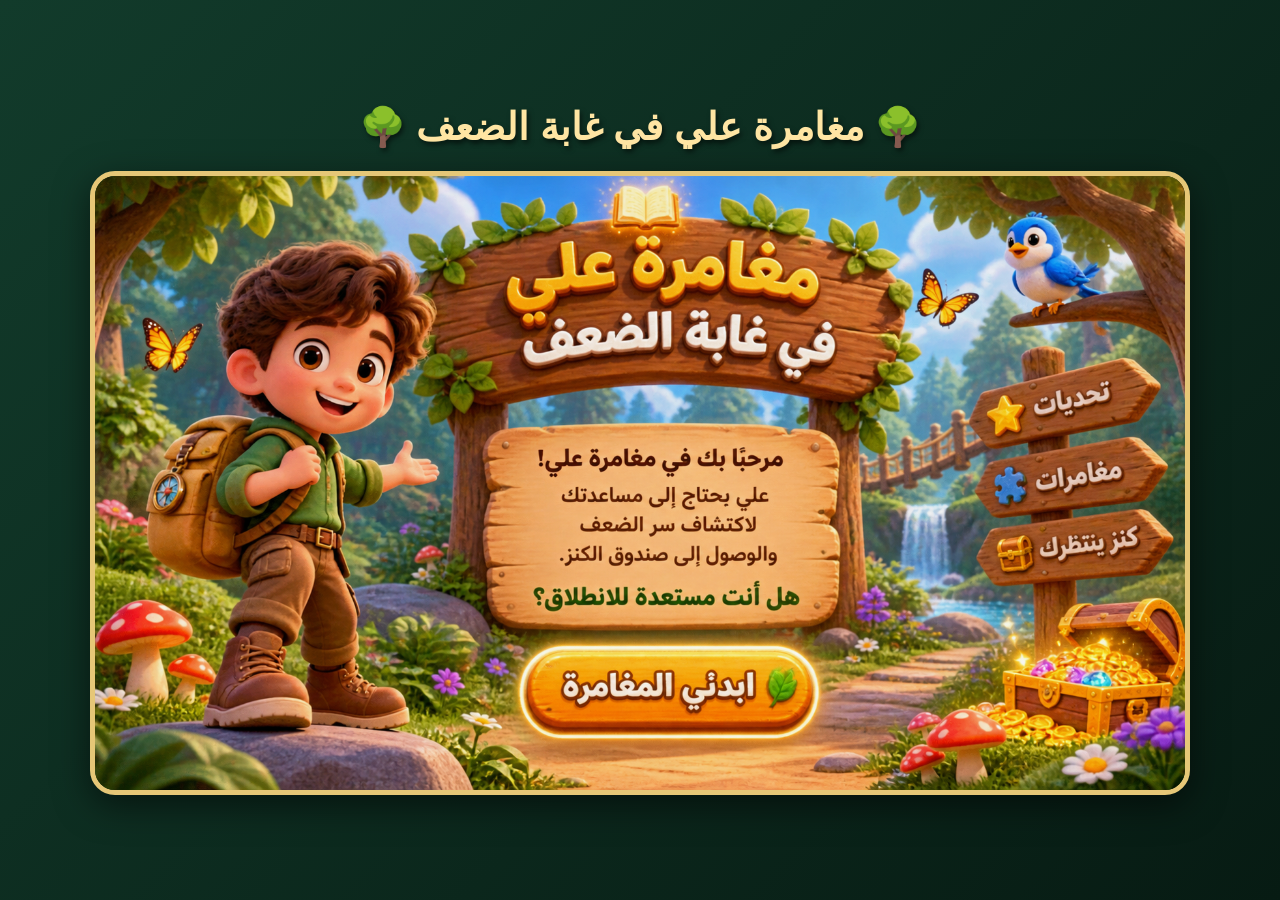
<file: index.html>
<!DOCTYPE html>
<html lang="ar" dir="rtl">
<head>
    <meta charset="UTF-8">
    <meta name="viewport" content="width=device-width, initial-scale=1.0">
    <title>مغامرة علي في غابة الضعف</title>

    <style>
        * {
            box-sizing: border-box;
        }

        body {
            margin: 0;
            min-height: 100vh;
            display: flex;
            justify-content: center;
            align-items: center;
            padding: 20px;
            background: linear-gradient(135deg, #123b2b, #071b13);
            font-family: Tahoma, Arial, sans-serif;
        }

        .container {
            width: 100%;
            max-width: 1100px;
            text-align: center;
        }

        h1 {
            color: #ffe5a3;
            font-size: clamp(24px, 4vw, 38px);
            margin: 0 0 22px;
            text-shadow: 2px 3px 5px #0008;
        }

        .cover-container {
            position: relative;
            width: 100%;
            overflow: hidden;
            border: 5px solid #e6c777;
            border-radius: 25px;
            box-shadow: 0 10px 35px #0008;
        }

        .cover-container img {
            width: 100%;
            display: block;
            height: auto;
        }

        .image-button {
            position: absolute;
            left: 50%;
            bottom: 7%;
            transform: translateX(-50%);
            width: 30%;
            height: 13%;
            min-width: 130px;
            border-radius: 50px;
            cursor: pointer;
            background: transparent;
        }

        .image-button:focus-visible {
            outline: 4px solid white;
            outline-offset: 4px;
        }

        @media (max-width: 600px) {
            body {
                padding: 10px;
            }

            .cover-container {
                border-width: 3px;
                border-radius: 15px;
            }

            .image-button {
                bottom: 6%;
                height: 14%;
                width: 38%;
            }
        }
    </style>
</head>

<body>

    <div class="container">

        <h1>🌳 مغامرة علي في غابة الضعف 🌳</h1>

        <div class="cover-container">

            <img src="./forest-cover.png" alt="مغامرة علي في الغابة">

            <a
                href="forest.html"
                class="image-button"
                aria-label="ابدئي المغامرة"
                title="ابدئي المغامرة">
            </a>

        </div>

    </div>

</body>
</html>
</file>
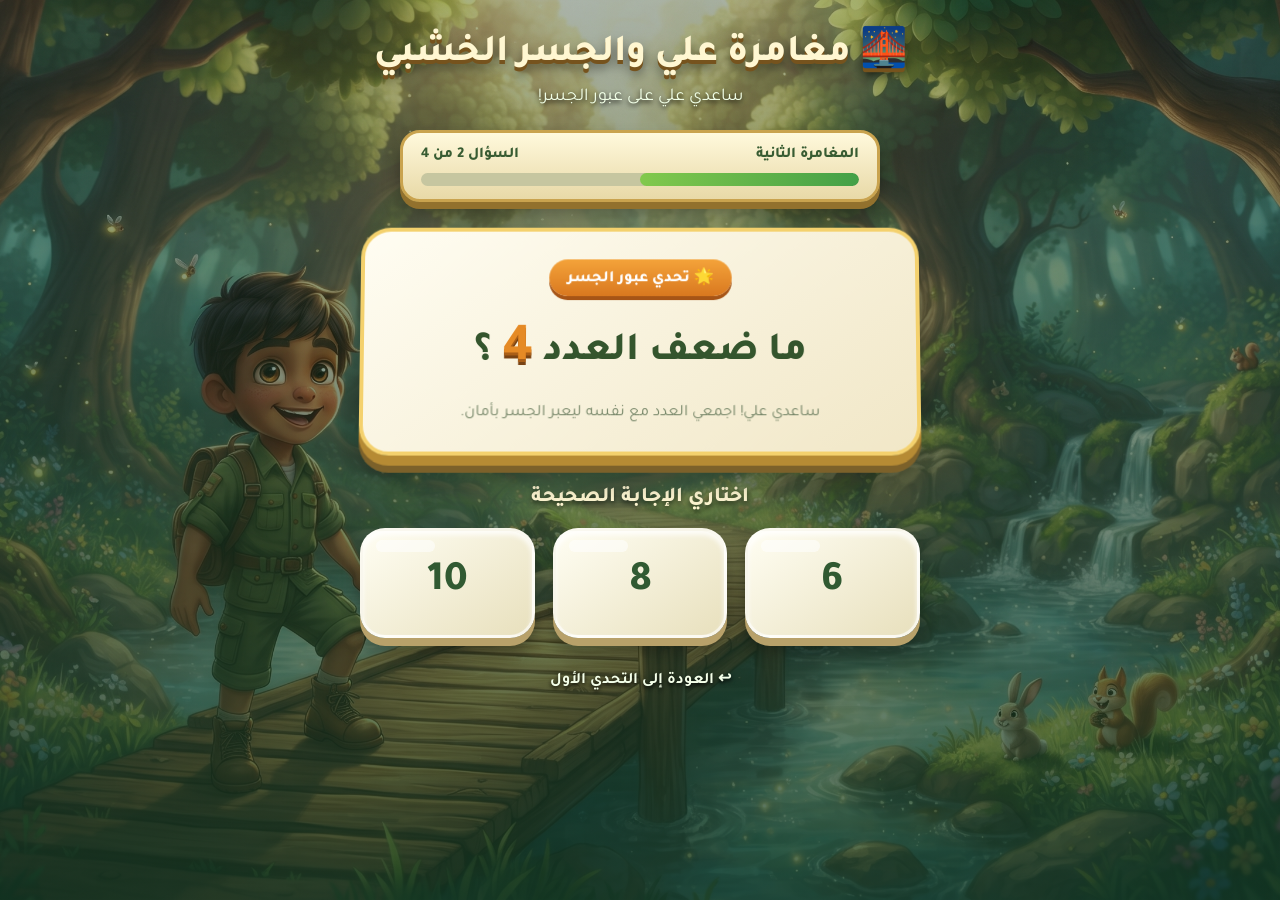
<file: bridge.html>
<!DOCTYPE html>
<html lang="ar" dir="rtl">
<head>
<meta charset="UTF-8">
<meta name="viewport" content="width=device-width, initial-scale=1.0">
<title>الجسر الخشبي | مغامرة علي</title>

<style>
@import url('https://fonts.googleapis.com/css2?family=Tajawal:wght@400;500;700;800&display=swap');

* {
    box-sizing: border-box;
    font-family: 'Tajawal', sans-serif;
}

body {
    margin: 0;
    min-height: 100vh;
    overflow-x: hidden;
    color: white;
    background: #205238;
}

.forest-background {
    position: fixed;
    inset: 0;
    z-index: -2;
    background-image: url('./bridge-scene.png');
    background-size: cover;
    background-position: center;
    background-repeat: no-repeat;
}

.forest-overlay {
    position: fixed;
    inset: 0;
    z-index: -1;
    background: linear-gradient(
        180deg,
        rgba(12, 43, 24, 0.35),
        rgba(15, 55, 30, 0.72)
    );
}

.game-container {
    width: min(92%, 720px);
    margin: auto;
    padding: 25px 0 45px;
    text-align: center;
}

.game-title {
    margin: 0 0 8px;
    font-size: clamp(25px, 5vw, 38px);
    font-weight: 800;
    color: #fff7d2;
    text-shadow: 0 4px 0 #76531d, 0 7px 12px #0008;
}

.game-subtitle {
    margin: 0 0 22px;
    font-size: 18px;
    color: #f1ffe7;
    text-shadow: 0 2px 5px #000;
}

/* شريط التقدم */
.progress-card {
    width: min(100%, 480px);
    margin: 0 auto 25px;
    padding: 13px 18px;
    background: linear-gradient(180deg, #fff9dc, #e8d9a7);
    border: 3px solid #c9a34e;
    border-radius: 20px;
    box-shadow: 0 7px 0 #92712d, 0 12px 18px #0005;
    color: #385c32;
}

.progress-text {
    display: flex;
    justify-content: space-between;
    font-size: 15px;
    font-weight: 800;
    margin-bottom: 9px;
}

.progress-track {
    height: 13px;
    border-radius: 20px;
    background: #c6c6a0;
    overflow: hidden;
}

.progress-fill {
    width: 50%;
    height: 100%;
    border-radius: 20px;
    background: linear-gradient(90deg, #82c94d, #43a047);
}

/* بطاقة التحدي */
.question-card {
    width: min(100%, 560px);
    margin: 0 auto 25px;
    padding: 28px 20px;
    border-radius: 30px;
    background: linear-gradient(145deg, #fffdf2, #f1e7c7);
    border: 4px solid #f4d16d;
    box-shadow:
        0 10px 0 #b68b34,
        0 17px 0 #7c612a,
        0 24px 30px #0005;
    color: #34552d;
    transform: perspective(700px) rotateX(2deg);
}

.question-label {
    display: inline-block;
    padding: 7px 18px;
    margin-bottom: 15px;
    border-radius: 30px;
    color: white;
    background: linear-gradient(180deg, #f4a33a, #d9781f);
    box-shadow: 0 4px 0 #a65416;
    font-size: 16px;
    font-weight: 800;
}

.question-card h2 {
    margin: 0;
    font-size: clamp(27px, 5vw, 40px);
    font-weight: 800;
    line-height: 1.5;
}

.number {
    display: inline-block;
    color: #e58a25;
    font-size: 1.35em;
    text-shadow: 0 3px 0 #a95e17, 0 6px 0 #794313;
}

.question-hint {
    margin: 12px 0 0;
    color: #718264;
    font-size: 16px;
}

/* خيارات الإجابة */
.answers-title {
    margin: 30px 0 18px;
    color: #fff7d2;
    font-size: 21px;
    font-weight: 800;
    text-shadow: 0 3px 5px #0008;
}

.answers {
    display: grid;
    grid-template-columns: repeat(3, 1fr);
    gap: 18px;
    width: min(100%, 560px);
    margin: 0 auto;
}

.answer-button {
    position: relative;
    min-height: 110px;
    border: 3px solid #ffffffa6;
    border-radius: 25px;
    background: linear-gradient(145deg, #fffef3, #e8e0bd);
    color: #315a32;
    font-size: 42px;
    font-weight: 800;
    cursor: pointer;
    box-shadow:
        0 8px 0 #b8a16a,
        0 13px 18px #0005,
        inset 0 4px 5px #ffffffcc;
    transition: 0.15s;
}

.answer-button::before {
    content: "";
    position: absolute;
    top: 9px;
    left: 13px;
    width: 35%;
    height: 12px;
    border-radius: 20px;
    background: #ffffff8c;
}

.answer-button:hover {
    transform: translateY(-5px);
}

.answer-button:active {
    transform: translateY(5px);
}

.answer-button:disabled {
    cursor: default;
    opacity: 0.85;
}

.answer-button.correct {
    background: linear-gradient(145deg, #baf58e, #6fc84e);
    color: #20552a;
    border-color: #e2ffd0;
    box-shadow: 0 8px 0 #39883c, 0 13px 18px #0005;
}

.answer-button.wrong {
    background: linear-gradient(145deg, #ffb4a6, #ed7166);
    color: #7d2720;
    border-color: #ffe0d8;
    box-shadow: 0 8px 0 #a84338, 0 13px 18px #0005;
}

/* رسائل الإجابة */
.feedback {
    display: none;
    width: min(100%, 560px);
    margin: 28px auto 0;
    padding: 18px;
    border-radius: 22px;
    font-size: 21px;
    font-weight: 800;
    line-height: 1.7;
    box-shadow: 0 7px 0 #0003;
}

.feedback.show {
    display: block;
    animation: popIn 0.35s ease-out;
}

.feedback.success {
    background: linear-gradient(145deg, #e1ffd1, #a8e58b);
    color: #245b2c;
    border: 3px solid #d5ffc4;
}

.feedback.try-again {
    background: linear-gradient(145deg, #fff2ce, #f7d68b);
    color: #78521c;
    border: 3px solid #fff0bd;
}

/* زر المتابعة */
.next-button {
    display: none;
    margin: 22px auto 0;
    padding: 13px 30px;
    border: 3px solid #fff0bd;
    border-radius: 35px;
    background: linear-gradient(145deg, #f5cf62, #d89b2c);
    color: #493514;
    font-size: 20px;
    font-weight: 800;
    text-decoration: none;
    box-shadow: 0 7px 0 #9b6b20, 0 12px 18px #0005;
}

.next-button.show {
    display: inline-block;
}

.next-button:hover {
    transform: translateY(-4px);
}

.back-link {
    display: inline-block;
    margin-top: 30px;
    color: #f4ffe9;
    font-size: 16px;
    font-weight: 700;
    text-decoration: none;
    text-shadow: 0 2px 4px #000;
}

@keyframes popIn {
    from {
        opacity: 0;
        transform: scale(0.85);
    }
    to {
        opacity: 1;
        transform: scale(1);
    }
}

@media (max-width: 500px) {
    .game-container {
        padding-top: 22px;
    }

    .answers {
        gap: 12px;
    }

    .answer-button {
        min-height: 90px;
        font-size: 35px;
        border-radius: 20px;
    }

    .question-card {
        padding: 24px 15px;
    }
}
</style>
</head>

<body>

<div class="forest-background"></div>
<div class="forest-overlay"></div>

<main class="game-container">

    <h1 class="game-title">🌉 مغامرة علي والجسر الخشبي</h1>
    <p class="game-subtitle">ساعدي علي على عبور الجسر!</p>

    <section class="progress-card">
        <div class="progress-text">
            <span>المغامرة الثانية</span>
            <span>السؤال 2 من 4</span>
        </div>

        <div class="progress-track">
            <div class="progress-fill"></div>
        </div>
    </section>

    <section class="question-card">
        <div class="question-label">🌟 تحدي عبور الجسر</div>

        <h2>
            ما ضعف العدد
            <span class="number">4</span>
            ؟
        </h2>

        <p class="question-hint">
            ساعدي علي! اجمعي العدد مع نفسه ليعبر الجسر بأمان.
        </p>
    </section>

    <h3 class="answers-title">اختاري الإجابة الصحيحة</h3>

    <section class="answers">
        <button class="answer-button" data-answer="6">6</button>
        <button class="answer-button" data-answer="8">8</button>
        <button class="answer-button" data-answer="10">10</button>
    </section>

    <div id="feedback" class="feedback" aria-live="polite"></div>

    <!-- تم تعديل الرابط إلى التحدي الثالث -->
    <a href="challenge3.html" id="nextButton" class="next-button">
        تابعي إلى التحدي الثالث ➜
    </a>

    <a href="challenge1.html" class="back-link">
        ↩ العودة إلى التحدي الأول
    </a>

</main>

<script src="sounds.js"></script>

<script>
const answerButtons = document.querySelectorAll(".answer-button");
const feedback = document.getElementById("feedback");
const nextButton = document.getElementById("nextButton");

let answeredCorrectly = false;

answerButtons.forEach(button => {
    button.addEventListener("click", () => {

        if (answeredCorrectly) return;

        const answer = Number(button.dataset.answer);

        if (answer === 8) {
            answeredCorrectly = true;

            button.classList.add("correct");

            answerButtons.forEach(item => {
                item.disabled = true;
            });

            feedback.className = "feedback show success";
            feedback.innerHTML =
                "🎉 أحسنتِ! لقد عبر علي الجسر!<br>" +
                "ضعف العدد 4 هو 8، لأن 4 + 4 = 8.";

            nextButton.classList.add("show");

            if (typeof successSound === "function") {
                successSound();
            }

        } else {
            button.classList.add("wrong");

            feedback.className = "feedback show try-again";
            feedback.innerHTML =
                "🌼 محاولة جميلة!<br>" +
                "تذكّري أن الضعف يعني جمع العدد إلى نفسه. حاولي مرة أخرى!";

            if (typeof wrongSound === "function") {
                wrongSound();
            }

            setTimeout(() => {
                button.classList.remove("wrong");
            }, 800);
        }
    });
});
</script>

</body>
</html>
</file>
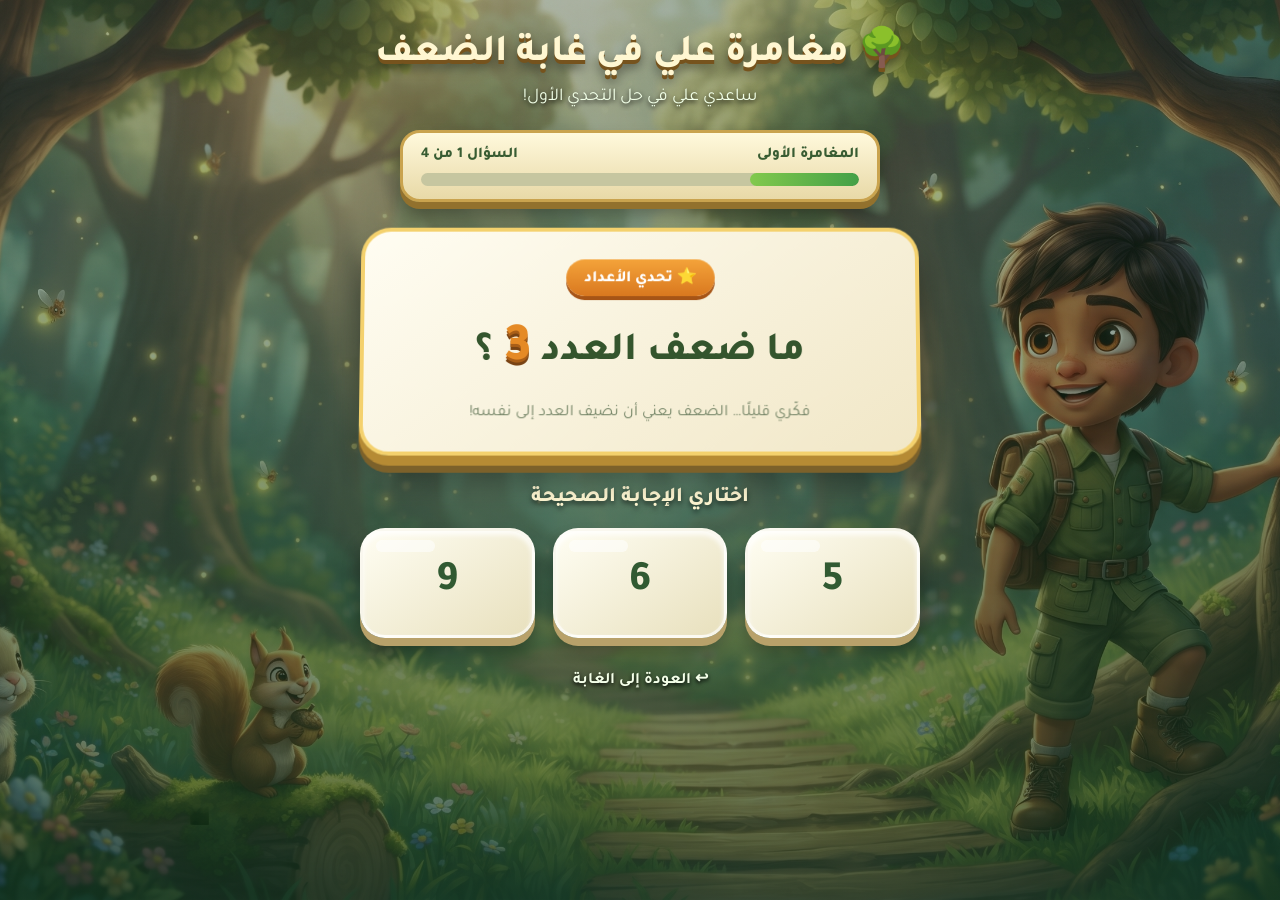
<file: challenge1.html>
<!DOCTYPE html>
<html lang="ar" dir="rtl">
<head>
<meta charset="UTF-8">
<meta name="viewport" content="width=device-width, initial-scale=1.0">
<title>التحدي الأول | مغامرة علي</title>

<style>
@import url('https://fonts.googleapis.com/css2?family=Tajawal:wght@400;500;700;800&display=swap');

* {
    box-sizing: border-box;
    font-family: 'Tajawal', sans-serif;
}

body {
    margin: 0;
    min-height: 100vh;
    overflow-x: hidden;
    color: white;
    background: #205238;
}

/* خلفية الغابة */
.forest-background {
    position: fixed;
    inset: 0;
    z-index: -2;
    background-image: url('./challenge1-forest.png');
    background-size: cover;
    background-position: center;
    background-repeat: no-repeat;
}

.forest-overlay {
    position: fixed;
    inset: 0;
    z-index: -1;
    background: linear-gradient(
        180deg,
        rgba(12, 43, 24, 0.35),
        rgba(15, 55, 30, 0.65)
    );
}

/* محتوى اللعبة */
.game-container {
    width: min(92%, 720px);
    margin: auto;
    padding: 25px 0 45px;
    text-align: center;
}

.game-title {
    margin: 0 0 8px;
    font-size: clamp(25px, 5vw, 38px);
    font-weight: 800;
    color: #fff7d2;
    text-shadow: 0 4px 0 #76531d, 0 7px 12px #0008;
}

.game-subtitle {
    margin: 0 0 22px;
    font-size: 18px;
    color: #f1ffe7;
    text-shadow: 0 2px 5px #000;
}

/* شريط التقدم */
.progress-card {
    width: min(100%, 480px);
    margin: 0 auto 25px;
    padding: 13px 18px;
    background: linear-gradient(180deg, #fff9dc, #e8d9a7);
    border: 3px solid #c9a34e;
    border-radius: 20px;
    box-shadow: 0 7px 0 #92712d, 0 12px 18px #0005;
    color: #385c32;
}

.progress-text {
    display: flex;
    justify-content: space-between;
    font-size: 15px;
    font-weight: 800;
    margin-bottom: 9px;
}

.progress-track {
    height: 13px;
    border-radius: 20px;
    background: #c6c6a0;
    overflow: hidden;
}

.progress-fill {
    width: 25%;
    height: 100%;
    border-radius: 20px;
    background: linear-gradient(90deg, #82c94d, #43a047);
}

/* بطاقة السؤال */
.question-card {
    width: min(100%, 560px);
    margin: 0 auto 25px;
    padding: 28px 20px;
    border-radius: 30px;
    background: linear-gradient(145deg, #fffdf2, #f1e7c7);
    border: 4px solid #f4d16d;
    box-shadow:
        0 10px 0 #b68b34,
        0 17px 0 #7c612a,
        0 24px 30px #0005;
    color: #34552d;
    transform: perspective(700px) rotateX(2deg);
}

.question-label {
    display: inline-block;
    padding: 7px 18px;
    margin-bottom: 15px;
    border-radius: 30px;
    color: white;
    background: linear-gradient(180deg, #f4a33a, #d9781f);
    box-shadow: 0 4px 0 #a65416;
    font-size: 16px;
    font-weight: 800;
}

.question-card h2 {
    margin: 0;
    font-size: clamp(27px, 5vw, 40px);
    font-weight: 800;
    line-height: 1.5;
}

.number-three {
    display: inline-block;
    color: #e58a25;
    font-size: 1.35em;
    text-shadow: 0 3px 0 #a95e17, 0 6px 0 #794313;
}

.question-hint {
    margin: 12px 0 0;
    color: #718264;
    font-size: 16px;
}

/* الإجابات */
.answers-title {
    margin: 30px 0 18px;
    color: #fff7d2;
    font-size: 21px;
    font-weight: 800;
    text-shadow: 0 3px 5px #0008;
}

.answers {
    display: grid;
    grid-template-columns: repeat(3, 1fr);
    gap: 18px;
    width: min(100%, 560px);
    margin: 0 auto;
}

.answer-button {
    position: relative;
    min-height: 110px;
    border: 3px solid #ffffffa6;
    border-radius: 25px;
    background: linear-gradient(145deg, #fffef3, #e8e0bd);
    color: #315a32;
    font-size: 42px;
    font-weight: 800;
    cursor: pointer;
    box-shadow:
        0 8px 0 #b8a16a,
        0 13px 18px #0005,
        inset 0 4px 5px #ffffffcc;
    transition: 0.15s;
}

.answer-button::before {
    content: "";
    position: absolute;
    top: 9px;
    left: 13px;
    width: 35%;
    height: 12px;
    border-radius: 20px;
    background: #ffffff8c;
}

.answer-button:hover {
    transform: translateY(-5px);
}

.answer-button:active {
    transform: translateY(5px);
}

.answer-button:disabled {
    cursor: default;
    opacity: 0.85;
}

.answer-button.correct {
    background: linear-gradient(145deg, #baf58e, #6fc84e);
    color: #20552a;
    border-color: #e2ffd0;
    box-shadow: 0 8px 0 #39883c, 0 13px 18px #0005;
}

.answer-button.wrong {
    background: linear-gradient(145deg, #ffb4a6, #ed7166);
    color: #7d2720;
    border-color: #ffe0d8;
    box-shadow: 0 8px 0 #a84338, 0 13px 18px #0005;
}

/* التغذية الراجعة */
.feedback {
    display: none;
    width: min(100%, 560px);
    margin: 28px auto 0;
    padding: 18px;
    border-radius: 22px;
    font-size: 21px;
    font-weight: 800;
    line-height: 1.7;
    box-shadow: 0 7px 0 #0003;
}

.feedback.show {
    display: block;
    animation: popIn 0.35s ease-out;
}

.feedback.success {
    background: linear-gradient(145deg, #e1ffd1, #a8e58b);
    color: #245b2c;
    border: 3px solid #d5ffc4;
}

.feedback.try-again {
    background: linear-gradient(145deg, #fff2ce, #f7d68b);
    color: #78521c;
    border: 3px solid #fff0bd;
}

/* زر المتابعة */
.next-button {
    display: none;
    margin: 22px auto 0;
    padding: 13px 30px;
    border: 3px solid #fff0bd;
    border-radius: 35px;
    background: linear-gradient(145deg, #f5cf62, #d89b2c);
    color: #493514;
    font-size: 20px;
    font-weight: 800;
    text-decoration: none;
    box-shadow: 0 7px 0 #9b6b20, 0 12px 18px #0005;
}

.next-button.show {
    display: inline-block;
}

.next-button:hover {
    transform: translateY(-4px);
}

.back-link {
    display: inline-block;
    margin-top: 30px;
    color: #f4ffe9;
    font-size: 16px;
    font-weight: 700;
    text-decoration: none;
    text-shadow: 0 2px 4px #000;
}

.back-link:hover {
    color: #fff0bd;
}

@keyframes popIn {
    from {
        opacity: 0;
        transform: scale(0.85);
    }
    to {
        opacity: 1;
        transform: scale(1);
    }
}

@media (max-width: 500px) {
    .game-container {
        padding-top: 22px;
    }

    .answers {
        gap: 12px;
    }

    .answer-button {
        min-height: 90px;
        font-size: 35px;
        border-radius: 20px;
    }

    .question-card {
        padding: 24px 15px;
    }

    .progress-card {
        padding: 11px 14px;
    }
}
</style>
</head>

<body>

<div class="forest-background"></div>
<div class="forest-overlay"></div>

<main class="game-container">

    <h1 class="game-title">🌳 مغامرة علي في غابة الضعف</h1>
    <p class="game-subtitle">ساعدي علي في حل التحدي الأول!</p>

    <section class="progress-card">
        <div class="progress-text">
            <span>المغامرة الأولى</span>
            <span>السؤال 1 من 4</span>
        </div>
        <div class="progress-track">
            <div class="progress-fill"></div>
        </div>
    </section>

    <section class="question-card">
        <div class="question-label">⭐ تحدي الأعداد</div>

        <h2>
            ما ضعف العدد
            <span class="number-three">3</span>
            ؟
        </h2>

        <p class="question-hint">
            فكّري قليلًا… الضعف يعني أن نضيف العدد إلى نفسه!
        </p>
    </section>

    <h3 class="answers-title">اختاري الإجابة الصحيحة</h3>

    <section class="answers">
        <button class="answer-button" data-answer="5">5</button>
        <button class="answer-button" data-answer="6">6</button>
        <button class="answer-button" data-answer="9">9</button>
    </section>

    <div id="feedback" class="feedback" aria-live="polite"></div>

    <a href="bridge.html" id="nextButton" class="next-button">
        تابعي المغامرة ➜
    </a>

    <a href="forest.html" class="back-link">
        ↩ العودة إلى الغابة
    </a>

</main>

<script src="sounds.js"></script>

<script>
const answerButtons = document.querySelectorAll(".answer-button");
const feedback = document.getElementById("feedback");
const nextButton = document.getElementById("nextButton");

let answeredCorrectly = false;

answerButtons.forEach(button => {
    button.addEventListener("click", () => {

        if (answeredCorrectly) return;

        const answer = Number(button.dataset.answer);

        if (answer === 6) {
            answeredCorrectly = true;

            button.classList.add("correct");

            answerButtons.forEach(item => {
                item.disabled = true;
            });

            feedback.className = "feedback show success";
            feedback.innerHTML =
                "🎉 أحسنتِ! إجابة صحيحة!<br>" +
                "ضعف العدد 3 هو 6، لأن 3 + 3 = 6.";

            nextButton.classList.add("show");

            if (typeof successSound === "function") {
                successSound();
            }

        } else {
            button.classList.add("wrong");

            feedback.className = "feedback show try-again";
            feedback.innerHTML =
                "🌼 محاولة جميلة!<br>" +
                "تذكّري أن الضعف يعني جمع العدد إلى نفسه. حاولي مرة أخرى!";

            if (typeof wrongSound === "function") {
                wrongSound();
            }

            setTimeout(() => {
                button.classList.remove("wrong");
            }, 800);
        }
    });
});
</script>

</body>
</html>
</file>
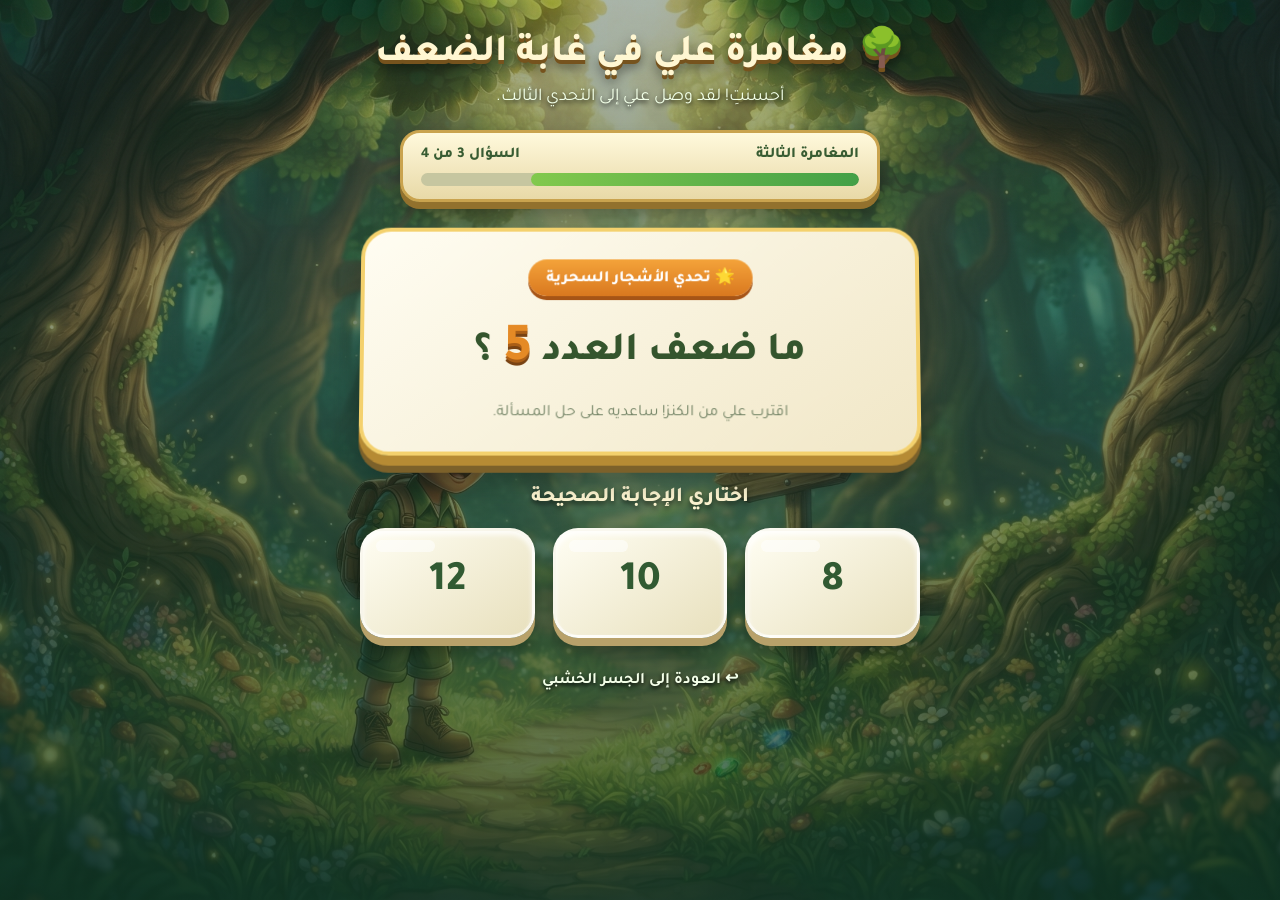
<file: challenge3.html>
<!DOCTYPE html>
<html lang="ar" dir="rtl">
<head>
<meta charset="UTF-8">
<meta name="viewport" content="width=device-width, initial-scale=1.0">
<title>التحدي الثالث | مغامرة علي</title>

<style>
@import url('https://fonts.googleapis.com/css2?family=Tajawal:wght@400;500;700;800&display=swap');

* {
    box-sizing: border-box;
    font-family: 'Tajawal', sans-serif;
}

body {
    margin: 0;
    min-height: 100vh;
    overflow-x: hidden;
    color: white;
    background: #205238;
}

.forest-background {
    position: fixed;
    inset: 0;
    z-index: -2;
    background-image: url('./challenge3-scene.png');
    background-size: cover;
    background-position: center;
    background-repeat: no-repeat;
}

.forest-overlay {
    position: fixed;
    inset: 0;
    z-index: -1;
    background: linear-gradient(
        180deg,
        rgba(12, 43, 24, 0.35),
        rgba(15, 55, 30, 0.72)
    );
}

.game-container {
    width: min(92%, 720px);
    margin: auto;
    padding: 25px 0 45px;
    text-align: center;
}

.game-title {
    margin: 0 0 8px;
    font-size: clamp(25px, 5vw, 38px);
    font-weight: 800;
    color: #fff7d2;
    text-shadow: 0 4px 0 #76531d, 0 7px 12px #0008;
}

.game-subtitle {
    margin: 0 0 22px;
    font-size: 18px;
    color: #f1ffe7;
    text-shadow: 0 2px 5px #000;
}

.progress-card {
    width: min(100%, 480px);
    margin: 0 auto 25px;
    padding: 13px 18px;
    background: linear-gradient(180deg, #fff9dc, #e8d9a7);
    border: 3px solid #c9a34e;
    border-radius: 20px;
    box-shadow: 0 7px 0 #92712d, 0 12px 18px #0005;
    color: #385c32;
}

.progress-text {
    display: flex;
    justify-content: space-between;
    font-size: 15px;
    font-weight: 800;
    margin-bottom: 9px;
}

.progress-track {
    height: 13px;
    border-radius: 20px;
    background: #c6c6a0;
    overflow: hidden;
}

.progress-fill {
    width: 75%;
    height: 100%;
    border-radius: 20px;
    background: linear-gradient(90deg, #82c94d, #43a047);
}

.question-card {
    width: min(100%, 560px);
    margin: 0 auto 25px;
    padding: 28px 20px;
    border-radius: 30px;
    background: linear-gradient(145deg, #fffdf2, #f1e7c7);
    border: 4px solid #f4d16d;
    box-shadow:
        0 10px 0 #b68b34,
        0 17px 0 #7c612a,
        0 24px 30px #0005;
    color: #34552d;
    transform: perspective(700px) rotateX(2deg);
}

.question-label {
    display: inline-block;
    padding: 7px 18px;
    margin-bottom: 15px;
    border-radius: 30px;
    color: white;
    background: linear-gradient(180deg, #f4a33a, #d9781f);
    box-shadow: 0 4px 0 #a65416;
    font-size: 16px;
    font-weight: 800;
}

.question-card h2 {
    margin: 0;
    font-size: clamp(27px, 5vw, 40px);
    font-weight: 800;
    line-height: 1.5;
}

.number {
    display: inline-block;
    color: #e58a25;
    font-size: 1.35em;
    text-shadow: 0 3px 0 #a95e17, 0 6px 0 #794313;
}

.question-hint {
    margin: 12px 0 0;
    color: #718264;
    font-size: 16px;
}

.answers-title {
    margin: 30px 0 18px;
    color: #fff7d2;
    font-size: 21px;
    font-weight: 800;
    text-shadow: 0 3px 5px #0008;
}

.answers {
    display: grid;
    grid-template-columns: repeat(3, 1fr);
    gap: 18px;
    width: min(100%, 560px);
    margin: 0 auto;
}

.answer-button {
    position: relative;
    min-height: 110px;
    border: 3px solid #ffffffa6;
    border-radius: 25px;
    background: linear-gradient(145deg, #fffef3, #e8e0bd);
    color: #315a32;
    font-size: 42px;
    font-weight: 800;
    cursor: pointer;
    box-shadow:
        0 8px 0 #b8a16a,
        0 13px 18px #0005,
        inset 0 4px 5px #ffffffcc;
    transition: 0.15s;
}

.answer-button::before {
    content: "";
    position: absolute;
    top: 9px;
    left: 13px;
    width: 35%;
    height: 12px;
    border-radius: 20px;
    background: #ffffff8c;
}

.answer-button:hover {
    transform: translateY(-5px);
}

.answer-button:active {
    transform: translateY(5px);
}

.answer-button:disabled {
    cursor: default;
    opacity: 0.85;
}

.answer-button.correct {
    background: linear-gradient(145deg, #baf58e, #6fc84e);
    color: #20552a;
    border-color: #e2ffd0;
    box-shadow: 0 8px 0 #39883c, 0 13px 18px #0005;
}

.answer-button.wrong {
    background: linear-gradient(145deg, #ffb4a6, #ed7166);
    color: #7d2720;
    border-color: #ffe0d8;
    box-shadow: 0 8px 0 #a84338, 0 13px 18px #0005;
}

.feedback {
    display: none;
    width: min(100%, 560px);
    margin: 28px auto 0;
    padding: 18px;
    border-radius: 22px;
    font-size: 21px;
    font-weight: 800;
    line-height: 1.7;
    box-shadow: 0 7px 0 #0003;
}

.feedback.show {
    display: block;
    animation: popIn 0.35s ease-out;
}

.feedback.success {
    background: linear-gradient(145deg, #e1ffd1, #a8e58b);
    color: #245b2c;
    border: 3px solid #d5ffc4;
}

.feedback.try-again {
    background: linear-gradient(145deg, #fff2ce, #f7d68b);
    color: #78521c;
    border: 3px solid #fff0bd;
}

.next-button {
    display: none;
    margin: 22px auto 0;
    padding: 13px 30px;
    border: 3px solid #fff0bd;
    border-radius: 35px;
    background: linear-gradient(145deg, #f5cf62, #d89b2c);
    color: #493514;
    font-size: 20px;
    font-weight: 800;
    text-decoration: none;
    box-shadow: 0 7px 0 #9b6b20, 0 12px 18px #0005;
}

.next-button.show {
    display: inline-block;
}

.next-button:hover {
    transform: translateY(-4px);
}

.back-link {
    display: inline-block;
    margin-top: 30px;
    color: #f4ffe9;
    font-size: 16px;
    font-weight: 700;
    text-decoration: none;
    text-shadow: 0 2px 4px #000;
}

@keyframes popIn {
    from {
        opacity: 0;
        transform: scale(0.85);
    }
    to {
        opacity: 1;
        transform: scale(1);
    }
}

@media (max-width: 500px) {
    .game-container {
        padding-top: 22px;
    }

    .answers {
        gap: 12px;
    }

    .answer-button {
        min-height: 90px;
        font-size: 35px;
        border-radius: 20px;
    }

    .question-card {
        padding: 24px 15px;
    }
}
</style>
</head>

<body>

<div class="forest-background"></div>
<div class="forest-overlay"></div>

<main class="game-container">

    <h1 class="game-title">🌳 مغامرة علي في غابة الضعف</h1>
    <p class="game-subtitle">أحسنتِ! لقد وصل علي إلى التحدي الثالث.</p>

    <section class="progress-card">
        <div class="progress-text">
            <span>المغامرة الثالثة</span>
            <span>السؤال 3 من 4</span>
        </div>

        <div class="progress-track">
            <div class="progress-fill"></div>
        </div>
    </section>

    <section class="question-card">
        <div class="question-label">🌟 تحدي الأشجار السحرية</div>

        <h2>
            ما ضعف العدد
            <span class="number">5</span>
            ؟
        </h2>

        <p class="question-hint">
            اقترب علي من الكنز! ساعديه على حل المسألة.
        </p>
    </section>

    <h3 class="answers-title">اختاري الإجابة الصحيحة</h3>

    <section class="answers">
        <button class="answer-button" data-answer="8">8</button>
        <button class="answer-button" data-answer="10">10</button>
        <button class="answer-button" data-answer="12">12</button>
    </section>

    <div id="feedback" class="feedback" aria-live="polite"></div>

    <!-- الانتقال الصحيح إلى التحدي الرابع -->
    <a href="challenge4.html" id="nextButton" class="next-button">
        تابعي إلى التحدي الرابع ➜
    </a>

    <a href="bridge.html" class="back-link">
        ↩ العودة إلى الجسر الخشبي
    </a>

</main>

<script src="sounds.js"></script>

<script>
const answerButtons = document.querySelectorAll(".answer-button");
const feedback = document.getElementById("feedback");
const nextButton = document.getElementById("nextButton");

let answeredCorrectly = false;

answerButtons.forEach(button => {
    button.addEventListener("click", () => {

        if (answeredCorrectly) return;

        const answer = Number(button.dataset.answer);

        if (answer === 10) {
            answeredCorrectly = true;

            button.classList.add("correct");

            answerButtons.forEach(item => {
                item.disabled = true;
            });

            feedback.className = "feedback show success";
            feedback.innerHTML =
                "🎉 أحسنتِ! إجابة رائعة!<br>" +
                "ضعف العدد 5 هو 10، لأن 5 + 5 = 10.";

            nextButton.classList.add("show");

            if (typeof successSound === "function") {
                successSound();
            }

        } else {
            button.classList.add("wrong");

            feedback.className = "feedback show try-again";
            feedback.innerHTML =
                "🌼 محاولة جميلة!<br>" +
                "تذكّري أن الضعف يعني جمع العدد إلى نفسه. حاولي مرة أخرى!";

            if (typeof wrongSound === "function") {
                wrongSound();
            }

            setTimeout(() => {
                button.classList.remove("wrong");
            }, 800);
        }
    });
});
</script>

</body>
</html>
</file>
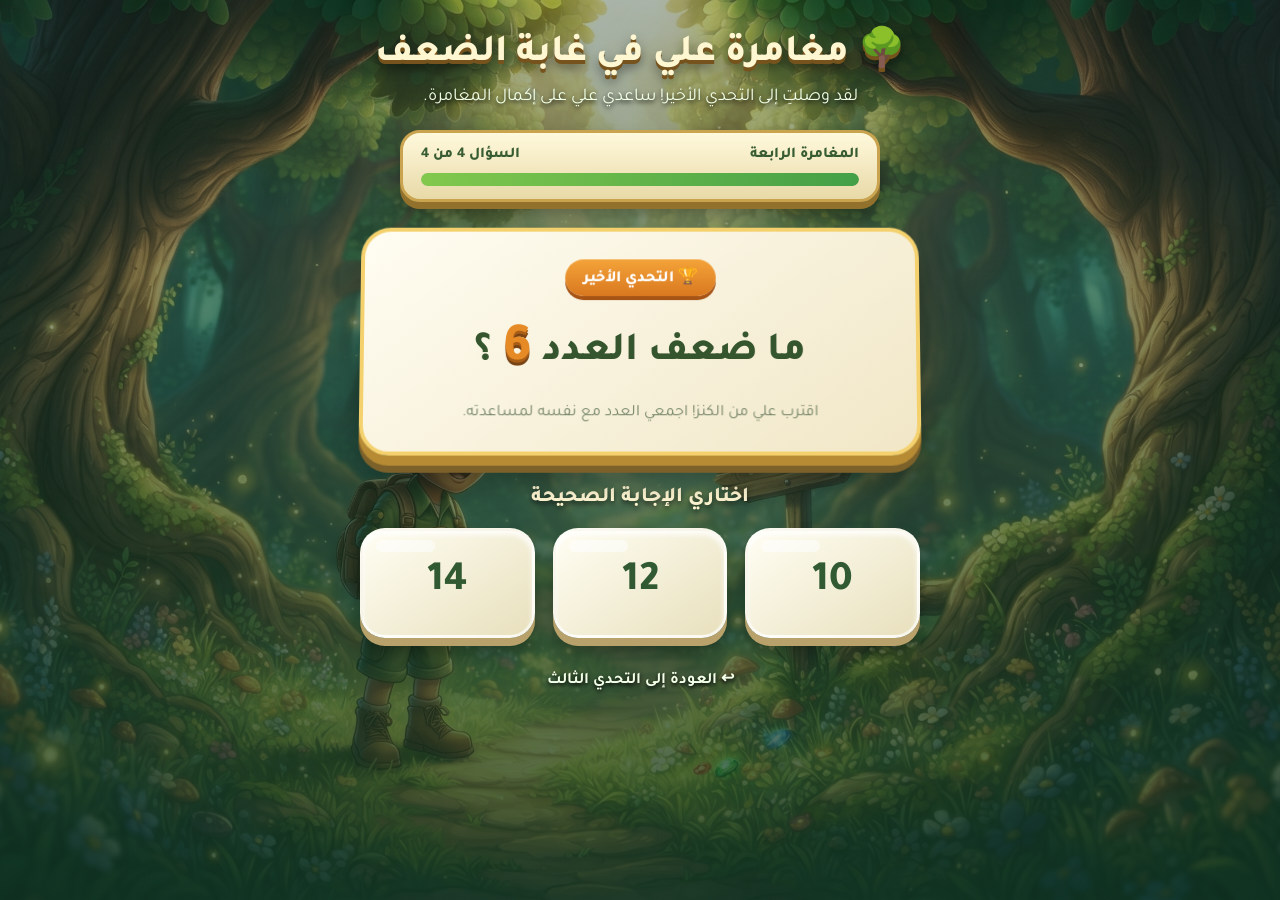
<file: challenge4.html>
<!DOCTYPE html>
<html lang="ar" dir="rtl">
<head>
<meta charset="UTF-8">
<meta name="viewport" content="width=device-width, initial-scale=1.0">
<title>التحدي الرابع | مغامرة علي</title>

<style>
@import url('https://fonts.googleapis.com/css2?family=Tajawal:wght@400;500;700;800&display=swap');

* {
    box-sizing: border-box;
    font-family: 'Tajawal', sans-serif;
}

body {
    margin: 0;
    min-height: 100vh;
    overflow-x: hidden;
    color: white;
    background: #205238;
}

.forest-background {
    position: fixed;
    inset: 0;
    z-index: -2;
    background-image: url('./challenge3-scene.png');
    background-size: cover;
    background-position: center;
    background-repeat: no-repeat;
}

.forest-overlay {
    position: fixed;
    inset: 0;
    z-index: -1;
    background: linear-gradient(
        180deg,
        rgba(12, 43, 24, 0.35),
        rgba(15, 55, 30, 0.75)
    );
}

.game-container {
    width: min(92%, 720px);
    margin: auto;
    padding: 25px 0 45px;
    text-align: center;
}

.game-title {
    margin: 0 0 8px;
    font-size: clamp(25px, 5vw, 38px);
    font-weight: 800;
    color: #fff7d2;
    text-shadow: 0 4px 0 #76531d, 0 7px 12px #0008;
}

.game-subtitle {
    margin: 0 0 22px;
    font-size: 18px;
    color: #f1ffe7;
    text-shadow: 0 2px 5px #000;
}

/* شريط التقدم */
.progress-card {
    width: min(100%, 480px);
    margin: 0 auto 25px;
    padding: 13px 18px;
    background: linear-gradient(180deg, #fff9dc, #e8d9a7);
    border: 3px solid #c9a34e;
    border-radius: 20px;
    box-shadow: 0 7px 0 #92712d, 0 12px 18px #0005;
    color: #385c32;
}

.progress-text {
    display: flex;
    justify-content: space-between;
    font-size: 15px;
    font-weight: 800;
    margin-bottom: 9px;
}

.progress-track {
    height: 13px;
    border-radius: 20px;
    background: #c6c6a0;
    overflow: hidden;
}

.progress-fill {
    width: 100%;
    height: 100%;
    border-radius: 20px;
    background: linear-gradient(90deg, #82c94d, #43a047);
}

/* بطاقة السؤال */
.question-card {
    width: min(100%, 560px);
    margin: 0 auto 25px;
    padding: 28px 20px;
    border-radius: 30px;
    background: linear-gradient(145deg, #fffdf2, #f1e7c7);
    border: 4px solid #f4d16d;
    box-shadow:
        0 10px 0 #b68b34,
        0 17px 0 #7c612a,
        0 24px 30px #0005;
    color: #34552d;
    transform: perspective(700px) rotateX(2deg);
}

.question-label {
    display: inline-block;
    padding: 7px 18px;
    margin-bottom: 15px;
    border-radius: 30px;
    color: white;
    background: linear-gradient(180deg, #f4a33a, #d9781f);
    box-shadow: 0 4px 0 #a65416;
    font-size: 16px;
    font-weight: 800;
}

.question-card h2 {
    margin: 0;
    font-size: clamp(27px, 5vw, 40px);
    font-weight: 800;
    line-height: 1.5;
}

.number {
    display: inline-block;
    color: #e58a25;
    font-size: 1.35em;
    text-shadow: 0 3px 0 #a95e17, 0 6px 0 #794313;
}

.question-hint {
    margin: 12px 0 0;
    color: #718264;
    font-size: 16px;
}

/* خيارات الإجابة */
.answers-title {
    margin: 30px 0 18px;
    color: #fff7d2;
    font-size: 21px;
    font-weight: 800;
    text-shadow: 0 3px 5px #0008;
}

.answers {
    display: grid;
    grid-template-columns: repeat(3, 1fr);
    gap: 18px;
    width: min(100%, 560px);
    margin: 0 auto;
}

.answer-button {
    position: relative;
    min-height: 110px;
    border: 3px solid #ffffffa6;
    border-radius: 25px;
    background: linear-gradient(145deg, #fffef3, #e8e0bd);
    color: #315a32;
    font-size: 42px;
    font-weight: 800;
    cursor: pointer;
    box-shadow:
        0 8px 0 #b8a16a,
        0 13px 18px #0005,
        inset 0 4px 5px #ffffffcc;
    transition: 0.15s;
}

.answer-button::before {
    content: "";
    position: absolute;
    top: 9px;
    left: 13px;
    width: 35%;
    height: 12px;
    border-radius: 20px;
    background: #ffffff8c;
}

.answer-button:hover {
    transform: translateY(-5px);
}

.answer-button:active {
    transform: translateY(5px);
}

.answer-button:disabled {
    cursor: default;
    opacity: 0.85;
}

.answer-button.correct {
    background: linear-gradient(145deg, #baf58e, #6fc84e);
    color: #20552a;
    border-color: #e2ffd0;
    box-shadow: 0 8px 0 #39883c, 0 13px 18px #0005;
}

.answer-button.wrong {
    background: linear-gradient(145deg, #ffb4a6, #ed7166);
    color: #7d2720;
    border-color: #ffe0d8;
    box-shadow: 0 8px 0 #a84338, 0 13px 18px #0005;
}

/* رسائل الإجابة */
.feedback {
    display: none;
    width: min(100%, 560px);
    margin: 28px auto 0;
    padding: 18px;
    border-radius: 22px;
    font-size: 21px;
    font-weight: 800;
    line-height: 1.7;
    box-shadow: 0 7px 0 #0003;
}

.feedback.show {
    display: block;
    animation: popIn 0.35s ease-out;
}

.feedback.success {
    background: linear-gradient(145deg, #e1ffd1, #a8e58b);
    color: #245b2c;
    border: 3px solid #d5ffc4;
}

.feedback.try-again {
    background: linear-gradient(145deg, #fff2ce, #f7d68b);
    color: #78521c;
    border: 3px solid #fff0bd;
}

/* زر الكنز */
.next-button {
    display: none;
    margin: 22px auto 0;
    padding: 13px 30px;
    border: 3px solid #fff0bd;
    border-radius: 35px;
    background: linear-gradient(145deg, #f5cf62, #d89b2c);
    color: #493514;
    font-size: 20px;
    font-weight: 800;
    text-decoration: none;
    box-shadow: 0 7px 0 #9b6b20, 0 12px 18px #0005;
}

.next-button.show {
    display: inline-block;
}

.next-button:hover {
    transform: translateY(-4px);
}

.back-link {
    display: inline-block;
    margin-top: 30px;
    color: #f4ffe9;
    font-size: 16px;
    font-weight: 700;
    text-decoration: none;
    text-shadow: 0 2px 4px #000;
}

@keyframes popIn {
    from {
        opacity: 0;
        transform: scale(0.85);
    }
    to {
        opacity: 1;
        transform: scale(1);
    }
}

@media (max-width: 500px) {
    .game-container {
        padding-top: 22px;
    }

    .answers {
        gap: 12px;
    }

    .answer-button {
        min-height: 90px;
        font-size: 35px;
        border-radius: 20px;
    }

    .question-card {
        padding: 24px 15px;
    }
}
</style>
</head>

<body>

<div class="forest-background"></div>
<div class="forest-overlay"></div>

<main class="game-container">

    <h1 class="game-title">🌳 مغامرة علي في غابة الضعف</h1>
    <p class="game-subtitle">لقد وصلتِ إلى التحدي الأخير! ساعدي علي على إكمال المغامرة.</p>

    <section class="progress-card">
        <div class="progress-text">
            <span>المغامرة الرابعة</span>
            <span>السؤال 4 من 4</span>
        </div>

        <div class="progress-track">
            <div class="progress-fill"></div>
        </div>
    </section>

    <section class="question-card">
        <div class="question-label">🏆 التحدي الأخير</div>

        <h2>
            ما ضعف العدد
            <span class="number">6</span>
            ؟
        </h2>

        <p class="question-hint">
            اقترب علي من الكنز! اجمعي العدد مع نفسه لمساعدته.
        </p>
    </section>

    <h3 class="answers-title">اختاري الإجابة الصحيحة</h3>

    <section class="answers">
        <button class="answer-button" data-answer="10">10</button>
        <button class="answer-button" data-answer="12">12</button>
        <button class="answer-button" data-answer="14">14</button>
    </section>

    <div id="feedback" class="feedback" aria-live="polite"></div>

    <a href="treasure.html" id="nextButton" class="next-button">
        🎁 هيا إلى الكنز!
    </a>

    <a href="challenge3.html" class="back-link">
        ↩ العودة إلى التحدي الثالث
    </a>

</main>

<script src="sounds.js"></script>

<script>
const answerButtons = document.querySelectorAll(".answer-button");
const feedback = document.getElementById("feedback");
const nextButton = document.getElementById("nextButton");

let answeredCorrectly = false;

answerButtons.forEach(button => {
    button.addEventListener("click", () => {

        if (answeredCorrectly) return;

        const answer = Number(button.dataset.answer);

        if (answer === 12) {
            answeredCorrectly = true;

            button.classList.add("correct");

            answerButtons.forEach(item => {
                item.disabled = true;
            });

            feedback.className = "feedback show success";
            feedback.innerHTML =
                "🎉 رائع! أحسنتِ!<br>" +
                "ضعف العدد 6 هو 12، لأن 6 + 6 = 12.<br>" +
                "لقد اجتزتِ جميع التحديات!";

            nextButton.classList.add("show");

            if (typeof successSound === "function") {
                successSound();
            }

        } else {
            button.classList.add("wrong");

            feedback.className = "feedback show try-again";
            feedback.innerHTML =
                "🌼 محاولة جميلة!<br>" +
                "تذكّري أن الضعف يعني جمع العدد إلى نفسه. حاولي مرة أخرى!";

            if (typeof wrongSound === "function") {
                wrongSound();
            }

            setTimeout(() => {
                button.classList.remove("wrong");
            }, 800);
        }
    });
});
</script>

</body>
</html>
</file>
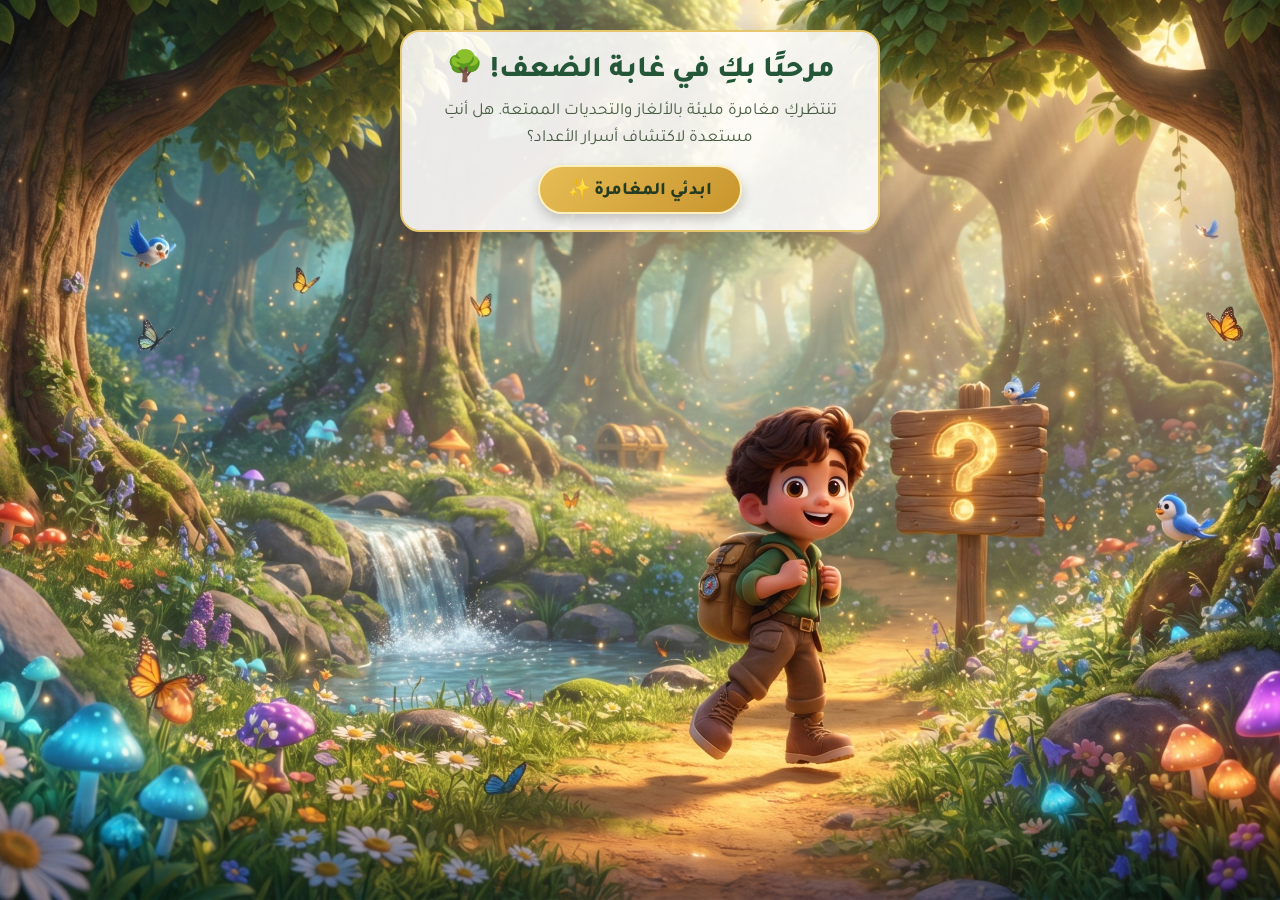
<file: forest.html>
<!DOCTYPE html>
<html lang="ar" dir="rtl">
<head>
    <meta charset="UTF-8">
    <meta name="viewport" content="width=device-width, initial-scale=1.0">
    <title>مغامرة علي في غابة الضعف</title>

    <style>
        @import url('https://fonts.googleapis.com/css2?family=Tajawal:wght@400;500;700;800&display=swap');

        * {
            box-sizing: border-box;
            font-family: 'Tajawal', sans-serif;
        }

        body {
            margin: 0;
            min-height: 100vh;
        }

        .forest-scene {
            position: relative;
            width: 100%;
            min-height: 100vh;
            display: flex;
            justify-content: center;
            align-items: flex-start;
            overflow: hidden;
            padding: 30px 15px;
        }

        /* صورة الغابة */
        .forest-background {
            position: absolute;
            inset: 0;
            width: 100%;
            height: 100%;
            object-fit: cover;
            object-position: center;
            z-index: 0;
        }

        /* مربع الترحيب */
        .scene-message {
            position: relative;
            z-index: 2;
            width: min(85%, 480px);
            padding: 16px 20px;
            margin: 0 auto;
            text-align: center;
            background: rgba(255, 255, 255, 0.88);
            border: 2px solid #e7c76d;
            border-radius: 20px;
            box-shadow: 0 8px 25px rgba(0, 0, 0, 0.2);
        }

        .scene-message h1 {
            color: #245638;
            font-size: clamp(23px, 4vw, 30px);
            margin: 0 0 8px;
            font-weight: 800;
        }

        .scene-message p {
            color: #485c42;
            font-size: 17px;
            margin: 0 0 13px;
            line-height: 1.6;
        }

        /* زر بدء المغامرة */
        .start-challenge {
            display: inline-block;
            padding: 10px 28px;
            background: linear-gradient(135deg, #e7bd55, #c9952d);
            color: #263c22;
            text-decoration: none;
            font-size: 18px;
            font-weight: 800;
            border-radius: 35px;
            border: 2px solid #fff0bd;
            box-shadow: 0 5px 12px rgba(0, 0, 0, 0.2);
            transition: 0.3s;
        }

        .start-challenge:hover {
            transform: translateY(-3px);
            background: #f2d17e;
        }

        @media (max-width: 600px) {
            .forest-scene {
                padding-top: 20px;
            }

            .scene-message {
                width: 95%;
                padding: 14px;
            }

            .scene-message p {
                font-size: 15px;
            }
        }
    </style>
</head>

<body>

    <div class="forest-scene">

        <img
            src="./forest-scene.png"
            alt="الغابة السحرية"
            class="forest-background"
        >

        <div class="scene-message">

            <h1>مرحبًا بكِ في غابة الضعف! 🌳</h1>

            <p>
                تنتظركِ مغامرة مليئة بالألغاز والتحديات الممتعة.
                هل أنتِ مستعدة لاكتشاف أسرار الأعداد؟
            </p>

            <a href="challenge1.html" class="start-challenge">
                ابدئي المغامرة ✨
            </a>

        </div>

    </div>

    <script src="sounds.js"></script>

</body>
</html>
</file>
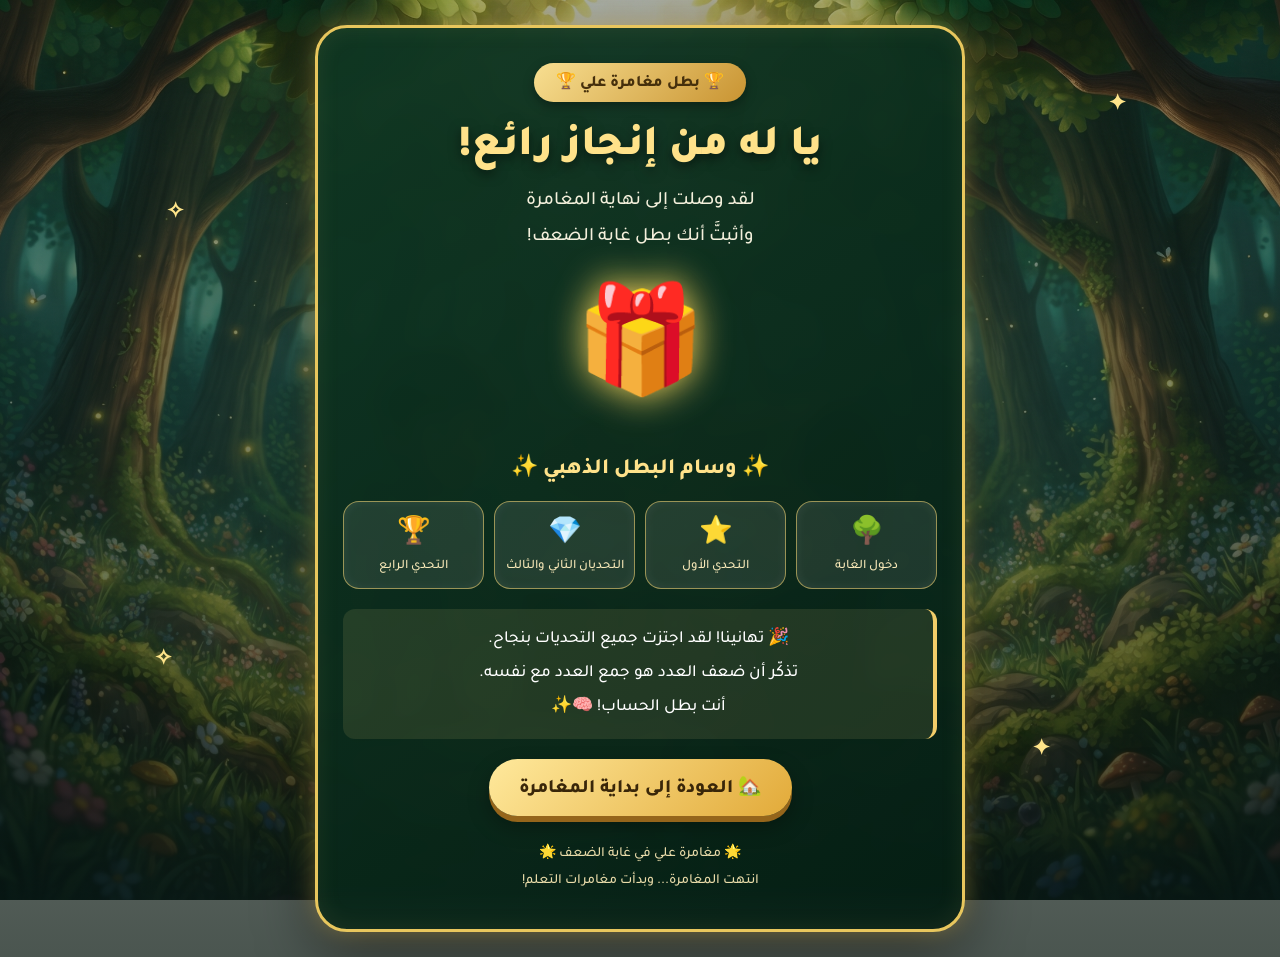
<file: treasure.html>
<!DOCTYPE html>
<html lang="ar" dir="rtl">
<head>
<meta charset="UTF-8">
<meta name="viewport" content="width=device-width, initial-scale=1.0">
<title>الكنز الأسطوري | مغامرة علي</title>

<link rel="stylesheet" href="style.css">

<link href="https://fonts.googleapis.com/css2?family=Tajawal:wght@400;500;700;800;900&display=swap" rel="stylesheet">

<style>
* {
    box-sizing: border-box;
}

body {
    margin: 0;
    min-height: 100vh;
    font-family: "Tajawal", sans-serif;
    font-weight: 700;
    background:
        linear-gradient(rgba(5, 20, 12, 0.35), rgba(5, 20, 12, 0.72)),
        url("./treasure-scene.png") center / cover fixed;
    display: flex;
    justify-content: center;
    align-items: center;
    padding: 25px;
    overflow-x: hidden;
    color: white;
}

.stars {
    position: fixed;
    inset: 0;
    pointer-events: none;
    overflow: hidden;
}

.star {
    position: absolute;
    color: #ffe58a;
    font-size: 22px;
    animation: twinkle 2s infinite alternate;
}

.star:nth-child(1) {
    top: 10%;
    right: 12%;
}

.star:nth-child(2) {
    top: 22%;
    left: 13%;
    animation-delay: .5s;
}

.star:nth-child(3) {
    bottom: 15%;
    right: 18%;
    animation-delay: 1s;
}

.star:nth-child(4) {
    bottom: 25%;
    left: 12%;
    animation-delay: .7s;
}

.star:nth-child(5) {
    top: 8%;
    left: 45%;
    animation-delay: 1.2s;
}

.card {
    position: relative;
    width: 100%;
    max-width: 650px;
    padding: 35px 25px;
    text-align: center;
    background: linear-gradient(
        145deg,
        rgba(15, 55, 35, .96),
        rgba(5, 30, 20, .96)
    );
    border: 3px solid #e8c65d;
    border-radius: 32px;
    box-shadow:
        0 0 25px rgba(255, 211, 91, .35),
        0 20px 55px rgba(0, 0, 0, .5),
        inset 0 0 25px rgba(255, 221, 120, .08);
    backdrop-filter: blur(8px);
    animation: enter 1s ease;
}

.top-label {
    display: inline-block;
    padding: 8px 22px;
    background: linear-gradient(135deg, #f8df91, #c99432);
    color: #46300c;
    border-radius: 30px;
    font-size: 16px;
    font-weight: 800;
    box-shadow: 0 4px 12px #0005;
}

h1 {
    color: #ffe28a;
    font-size: clamp(29px, 6vw, 43px);
    font-weight: 900;
    margin: 20px 0 8px;
    text-shadow: 0 4px 12px #0008;
}

.subtitle {
    font-size: 19px;
    font-weight: 500;
    line-height: 1.9;
    color: #f4f0dc;
    margin: 10px auto;
}

.chest {
    font-size: 105px;
    margin: 12px 0;
    display: inline-block;
    filter: drop-shadow(0 0 18px #ffd85c);
    animation: treasureGlow 2s infinite alternate;
}

.achievement-title {
    color: #ffe28a;
    font-size: 22px;
    font-weight: 800;
    margin: 18px 0 12px;
}

.achievements {
    display: grid;
    grid-template-columns: repeat(4, 1fr);
    gap: 10px;
    margin: 18px 0;
}

.achievement {
    background: rgba(255, 255, 255, .09);
    border: 1px solid rgba(255, 220, 120, .55);
    border-radius: 16px;
    padding: 12px 5px;
    box-shadow: inset 0 0 12px #fff1;
    font-weight: 700;
}

.achievement span {
    display: block;
    font-size: 27px;
    margin-bottom: 5px;
}

.achievement small {
    color: #f8e9b8;
    font-size: 13px;
    font-weight: 500;
}

.message {
    background: rgba(255, 224, 138, .1);
    border-right: 4px solid #f2cd69;
    border-radius: 12px;
    padding: 14px;
    line-height: 2;
    font-size: 17px;
    font-weight: 500;
    margin: 20px 0;
}

.home-button {
    display: inline-block;
    text-decoration: none;
    background: linear-gradient(135deg, #ffe99c, #e2aa39);
    color: #392609;
    padding: 15px 30px;
    border-radius: 40px;
    font-size: 19px;
    font-weight: 800;
    box-shadow: 0 6px 0 #95651b, 0 10px 22px #0005;
    transition: .25s;
}

.home-button:hover {
    transform: translateY(-5px) scale(1.04);
    box-shadow: 0 10px 0 #95651b, 0 15px 25px #0005;
}

.footer {
    color: #e9dba9;
    font-size: 14px;
    font-weight: 500;
    margin-top: 25px;
    line-height: 1.9;
}

@keyframes twinkle {
    from {
        opacity: .35;
        transform: scale(.8) rotate(0deg);
    }
    to {
        opacity: 1;
        transform: scale(1.3) rotate(25deg);
    }
}

@keyframes treasureGlow {
    from {
        transform: translateY(0) scale(1);
        filter: drop-shadow(0 0 8px #ffd85c);
    }
    to {
        transform: translateY(-8px) scale(1.1);
        filter: drop-shadow(0 0 28px #ffdc68);
    }
}

@keyframes enter {
    from {
        opacity: 0;
        transform: translateY(35px) scale(.95);
    }
    to {
        opacity: 1;
        transform: translateY(0) scale(1);
    }
}

@media (max-width: 480px) {
    .card {
        padding: 27px 16px;
    }

    .achievements {
        gap: 6px;
    }

    .achievement {
        padding: 10px 3px;
    }

    .achievement span {
        font-size: 23px;
    }

    .achievement small {
        font-size: 11px;
    }

    .chest {
        font-size: 85px;
    }

    .subtitle {
        font-size: 17px;
    }

    .message {
        font-size: 15px;
    }
}
</style>
</head>

<body>

<div class="stars">
    <span class="star">✦</span>
    <span class="star">✧</span>
    <span class="star">✦</span>
    <span class="star">✧</span>
    <span class="star">✦</span>
</div>

<main class="card">

    <div class="top-label">🏆 بطل مغامرة علي 🏆</div>

    <h1>يا له من إنجاز رائع!</h1>

    <p class="subtitle">
        لقد وصلت إلى نهاية المغامرة<br>
        وأثبتَّ أنك بطل غابة الضعف!
    </p>

    <div class="chest">🎁</div>

    <h2 class="achievement-title">
        ✨ وسام البطل الذهبي ✨
    </h2>

    <div class="achievements">

        <div class="achievement">
            <span>🌳</span>
            <small>دخول الغابة</small>
        </div>

        <div class="achievement">
            <span>⭐</span>
            <small>التحدي الأول</small>
        </div>

        <div class="achievement">
            <span>💎</span>
            <small>التحديان الثاني والثالث</small>
        </div>

        <div class="achievement">
            <span>🏆</span>
            <small>التحدي الرابع</small>
        </div>

    </div>

    <div class="message">
        🎉 تهانينا! لقد اجتزت جميع التحديات بنجاح.
        <br>
        تذكّر أن ضعف العدد هو جمع العدد مع نفسه.
        <br>
        أنت بطل الحساب! 🧠✨
    </div>

    <a href="index.html" class="home-button"
       onclick="if(typeof treasureSound === 'function') treasureSound();">
        🏡 العودة إلى بداية المغامرة
    </a>

    <div class="footer">
        🌟 مغامرة علي في غابة الضعف 🌟
        <br>
        انتهت المغامرة... وبدأت مغامرات التعلم!
    </div>

</main>

<script src="sounds.js"></script>

<script>
window.addEventListener("load", function () {
    if (typeof treasureSound === "function") {
        treasureSound();
    }
});
</script>

</body>
</html>
</file>
<file: style.css>
* {
    box-sizing: border-box;
}

body {
    margin: 0;
    min-height: 100vh;
    font-family: Tahoma, Arial, sans-serif;
    background: linear-gradient(#9de7ff, #d9f7c5);
    display: flex;
    justify-content: center;
    align-items: center;
    text-align: center;
    color: #245331;
}

.welcome {
    width: 90%;
    max-width: 750px;
    padding: 35px 25px;
    background: rgba(255,255,255,0.92);
    border: 5px solid #78bd65;
    border-radius: 35px;
    box-shadow: 0 12px 25px #477b4550;
    animation: appear 1s ease;
}

.forest-icon {
    font-size: 55px;
    animation: sway 3s infinite ease-in-out;
}

h1 {
    color: #237a3c;
    font-size: 34px;
}

h2 {
    color: #e58b25;
}

p {
    font-size: 21px;
    line-height: 1.9;
}

.ali {
    font-size: 95px;
    animation: bounce 2s infinite;
}

.start-btn {
    display: inline-block;
    margin-top: 20px;
    padding: 16px 35px;
    background: #f3a72f;
    color: white;
    text-decoration: none;
    font-size: 22px;
    font-weight: bold;
    border-radius: 50px;
    box-shadow: 0 6px 0 #c77b18;
    transition: 0.3s;
}

.start-btn:hover {
    transform: translateY(-5px) scale(1.05);
    background: #e98d1c;
}

@keyframes bounce {
    0%, 100% { transform: translateY(0); }
    50% { transform: translateY(-15px); }
}

@keyframes sway {
    0%, 100% { transform: rotate(-5deg); }
    50% { transform: rotate(5deg); }
}

@keyframes appear {
    from { opacity: 0; transform: scale(0.8); }
    to { opacity: 1; transform: scale(1); }
}

.forest-page {
    width: 95%;
    max-width: 1000px;
    padding: 20px;
}

.forest-scene {
    position: relative;
    height: 420px;
    overflow: hidden;
    border-radius: 30px;
    background: linear-gradient(#83d9ff 0%, #c9f4ff 55%, #79c95d 56%, #398d45 100%);
    border: 5px solid white;
}

.tree {
    position: absolute;
    font-size: 85px;
    animation: sway 3s infinite ease-in-out;
}

.tree-one { right: 5%; bottom: 85px; }
.tree-two { left: 8%; bottom: 90px; }
.tree-three { right: 40%; bottom: 100px; }

.sun {
    position: absolute;
    top: 20px;
    left: 60px;
    font-size: 65px;
}

.cloud {
    position: absolute;
    top: 45px;
    right: 35%;
    font-size: 65px;
}

.path {
    position: absolute;
    bottom: 0;
    left: 30%;
    width: 40%;
    height: 170px;
    background: #d9b77c;
    border-radius: 50% 50% 0 0;
}

.walking-ali {
    position: absolute;
    bottom: 100px;
    left: 42%;
    font-size: 75px;
    animation: walk 5s infinite alternate ease-in-out;
}

.sign {
    position: absolute;
    bottom: 100px;
    right: 15%;
    font-size: 65px;
}

.sign span {
    display: block;
    font-size: 16px;
    background: white;
    padding: 8px;
    border-radius: 12px;
}

@keyframes walk {
    from { transform: translateX(-80px); }
    to { transform: translateX(80px); }
}

.answers {
    display: flex;
    justify-content: center;
    gap: 20px;
    flex-wrap: wrap;
    margin: 30px 0;
}

.answers button {
    width: 100px;
    height: 85px;
    font-size: 35px;
    font-weight: bold;
    color: white;
    background: #42a85a;
    border: 4px solid #d4efbd;
    border-radius: 22px;
    cursor: pointer;
    box-shadow: 0 6px 0 #26733a;
    transition: 0.2s;
}

.answers button:hover {
    transform: translateY(-7px) scale(1.08);
    background: #f3a72f;
}
</file>
